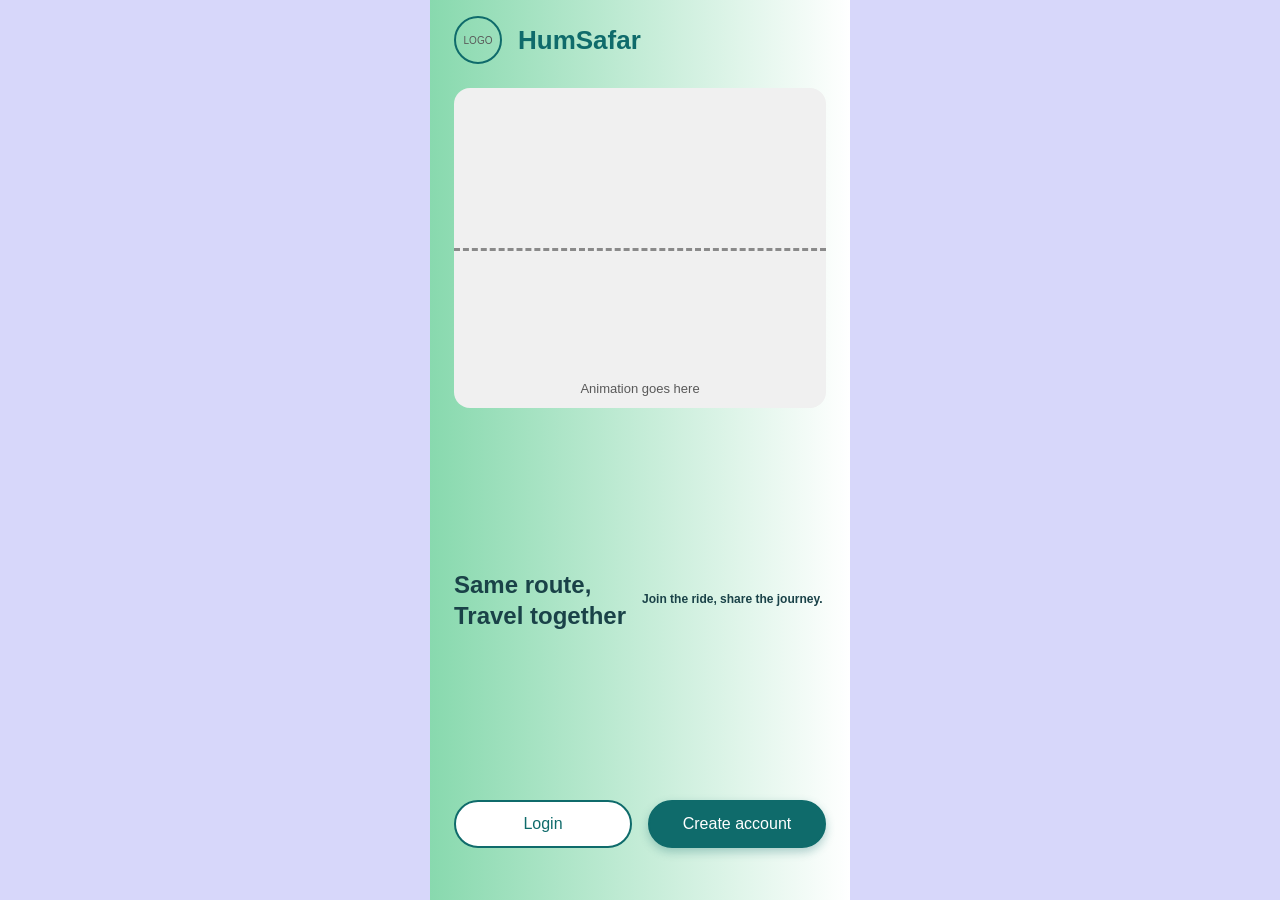
<file: index.html>
<!doctype html>
<html lang="en">
  <head>
    <meta charset="UTF-8" />
    <meta name="viewport" content="width=device-width, initial-scale=1.0" />
    <title>HumSafar</title>
    <link rel="stylesheet" href="./css/style.css" />
    <script src="./js/main.js" defer></script>
  </head>
  <body>
    <main class="screen">
      <header class="header">
        <div class="logo" aria-hidden="true">LOGO</div>
        <h1 class="brand">HumSafar</h1>
      </header>
      <section class="hero" aria-label="How HumSafar works">
        <div class="road"></div>
        <div class="car car-a" id="carA"></div>
        <div class="car car-b" id="carB"></div>
        <p class="hero-caption">Animation goes here</p>
      </section>
      <section class="tagline">
        <div>
          <p>Same route,</p>
          <p>Travel together</p>
        </div>
        <div class="additional-text">
          <p>Join the ride, share the journey.</p>
        </div>
      </section>
      <nav class="actions">
        <button class="btn btn-login" id="loginBtn">Login</button>
        <button class="btn btn-create-account" id="createBtn">
          Create account
        </button>
      </nav>
    </main>
  </body>
</html>
</file>
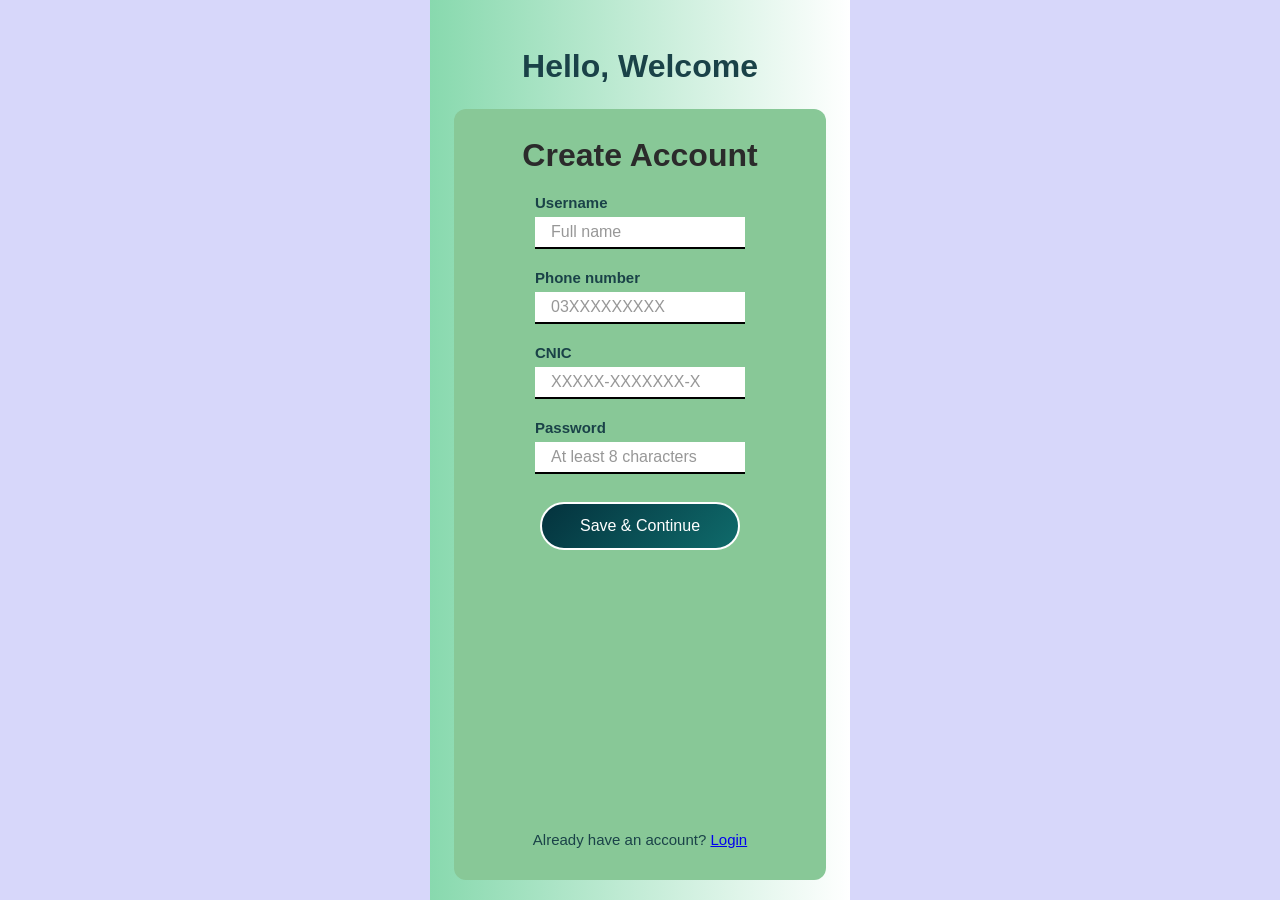
<file: pages/create-account-page.html>
<!doctype html>
<html lang="en">
  <head>
    <meta charset="UTF-8" />
    <meta name="viewport" content="width=device-width, initial-scale=1.0" />
    <title>HumSafar</title>
    <link rel="stylesheet" href="../css/style.css" />
    <link rel="stylesheet" href="../css/authentication.css" />
    <script src="../js/create-account.js" defer></script>
  </head>
  <body>
    <main class="screen">
      <header class="header">
        <h1 class="welcome-title">Hello, Welcome</h1>
      </header>
      <form id="form" action="" method="POST">
        <h1 class="login-createAccount-title">Create Account</h1>
        <div class="field">
          <label for="username">Username</label>
          <input
            type="text"
            id="username"
            placeholder="Full name"
            autocomplete="name"
            minlength="2"
            maxlength="80"
            required
          />
        </div>
        <div class="field">
          <label for="phone-number">Phone number</label>
          <input
            type="tel"
            id="phone-number"
            placeholder="03XXXXXXXXX"
            autocomplete="tel"
            inputmode="tel"
            required
          />
        </div>
        <div class="field">
          <label for="cnic">CNIC</label>
          <input
            type="text"
            id="cnic"
            placeholder="XXXXX-XXXXXXX-X"
            inputmode="numeric"
            required
          />
        </div>
        <div class="field">
          <label for="password">Password</label>
          <input
            type="password"
            id="password"
            placeholder="At least 8 characters"
            minlength="8"
            required
          />
        </div>

        <button
          type="button"
          class="btn btn-save-and-continue"
          id="save_continue"
        >
          Save & Continue
        </button>

        <p class="switch-text">
          Already have an account?
          <a href="login-page.html">Login</a>
        </p>
      </form>
    </main>
  </body>
</html>
</file>
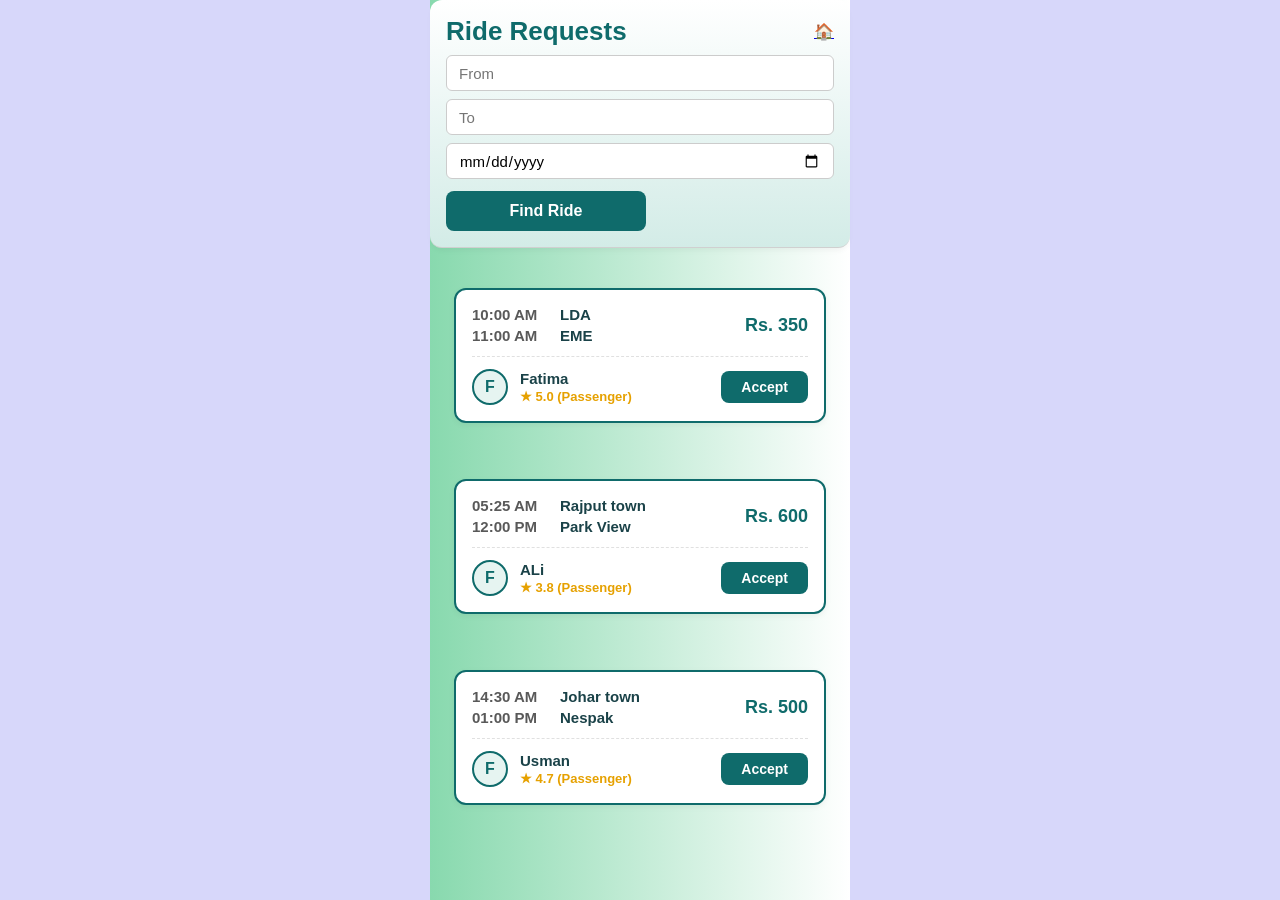
<file: pages/driver.html>
<!doctype html>
<html lang="en">
  <head>
    <meta charset="UTF-8" />
    <meta name="viewport" content="width=device-width, initial-scale=1.0" />
    <title>HumSafar - Ride Requests (Driver)</title>
    <link rel="stylesheet" href="../css/style.css" />
    <link rel="stylesheet" href="../css/home.css" />
    <link rel="stylesheet" href="../css/rides.css" />
  </head>
  <body>
    <main class="screen rides-screen">
      <div class="fixed-search-container">
        <header class="header home-header">
          <h1 class="brand">Ride Requests</h1>
          <a href="./home.html" class="back-link">🏠</a>
        </header>

        <form class="search-form">
          <div class="field"><input type="text" placeholder="From" /></div>
          <div class="field"><input type="text" placeholder="To" /></div>
          <div class="field"><input type="date" /></div>
          <button type="submit" class="btn btn-find-ride">Find Ride</button>
        </form>
      </div>

      <div class="scrollable-rides-container">
        <div class="ride-card">
          <div class="ride-schedule-row">
            <div class="time-locations">
              <div class="time-loc-item">
                <span class="time">10:00 AM</span
                ><span class="location">LDA</span>
              </div>
              <div class="time-loc-item">
                <span class="time">11:00 AM</span
                ><span class="location">EME</span>
              </div>
            </div>
            <div class="price-tag">Rs. 350</div>
          </div>
          <div class="ride-footer-row">
            <div class="user-info">
              <div class="avatar-circle">F</div>
              <div class="user-details">
                <h4>Fatima</h4>
                <span class="rating">★ 5.0 (Passenger)</span>
              </div>
            </div>
            <button
              class="btn-action-ride"
              onclick="alert('Request accepted!')"
            >
              Accept
            </button>
          </div>
        </div>
      </div>

      <div class="scrollable-rides-container">
        <div class="ride-card">
          <div class="ride-schedule-row">
            <div class="time-locations">
              <div class="time-loc-item">
                <span class="time">05:25 AM</span
                ><span class="location">Rajput town</span>
              </div>
              <div class="time-loc-item">
                <span class="time">12:00 PM</span
                ><span class="location">Park View</span>
              </div>
            </div>
            <div class="price-tag">Rs. 600</div>
          </div>
          <div class="ride-footer-row">
            <div class="user-info">
              <div class="avatar-circle">F</div>
              <div class="user-details">
                <h4>ALi</h4>
                <span class="rating">★ 3.8 (Passenger)</span>
              </div>
            </div>
            <button
              class="btn-action-ride"
              onclick="alert('Request accepted!')"
            >
              Accept
            </button>
          </div>
        </div>
      </div>

      <div class="scrollable-rides-container">
        <div class="ride-card">
          <div class="ride-schedule-row">
            <div class="time-locations">
              <div class="time-loc-item">
                <span class="time">14:30 AM</span
                ><span class="location">Johar town</span>
              </div>
              <div class="time-loc-item">
                <span class="time">01:00 PM</span
                ><span class="location">Nespak</span>
              </div>
            </div>
            <div class="price-tag">Rs. 500</div>
          </div>
          <div class="ride-footer-row">
            <div class="user-info">
              <div class="avatar-circle">F</div>
              <div class="user-details">
                <h4>Usman</h4>
                <span class="rating">★ 4.7 (Passenger)</span>
              </div>
            </div>
            <button
              class="btn-action-ride"
              onclick="alert('Request accepted!')"
            >
              Accept
            </button>
          </div>
        </div>
      </div>
    </main>
  </body>
</html>
</file>
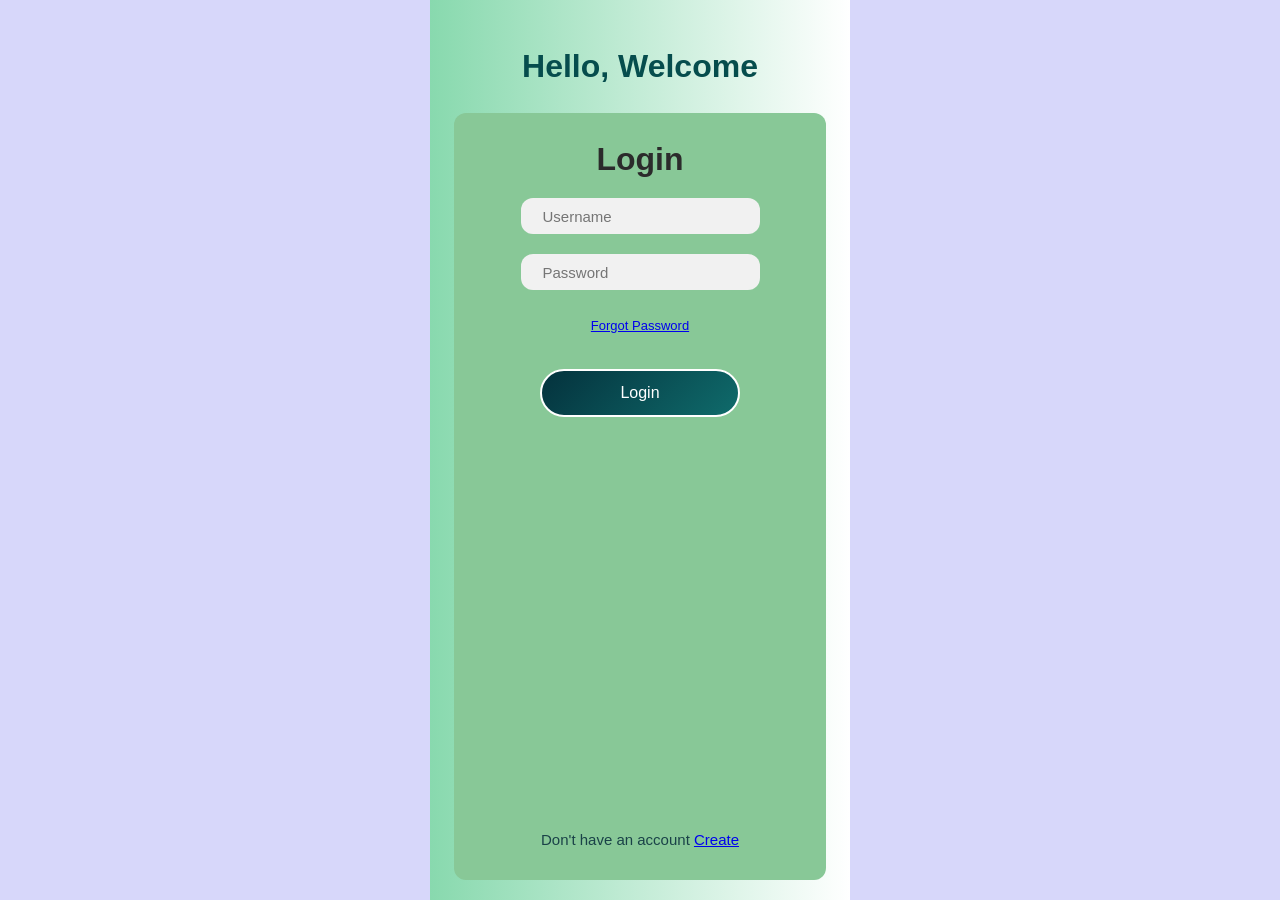
<file: pages/login-page.html>
<!doctype html>
<html lang="en">
  <head>
    <meta charset="UTF-8" />
    <meta name="viewport" content="width=device-width, initial-scale=1.0" />
    <title>HumSafar</title>
    <link rel="stylesheet" href="../css/style.css" />
    <link rel="stylesheet" href="../css/login.css" />
    <script src="../js/login.js" defer></script>
  </head>
  <body>
    <main class="screen">
      <header class="header">
        <h1 class="welcome-title">Hello, Welcome</h1>
      </header>
      <form id="form" action="" method="post">
        <h2 class="login-createAccount-title">Login</h2>
        <div class="input-box">
          <input
            type="text"
            id="login-username"
            name="username"
            placeholder="Username"
            aria-label="username"
            required
          />
        </div>
        <div class="input-box">
          <input
            type="password"
            id="login-password"
            name="password"
            placeholder="Password"
            area-label="password"
            required
          />
        </div>
        <p class="forgot-link"><a href="#">Forgot Password</a></p>
        <button type="button" class="btn btn-login" id="login-submit">
          Login
        </button>
        <p class="switch-text">
          Don't have an account
          <a href="../pages/create-account-page.html">Create </a>
        </p>
      </form>
    </main>
  </body>
</html>
</file>
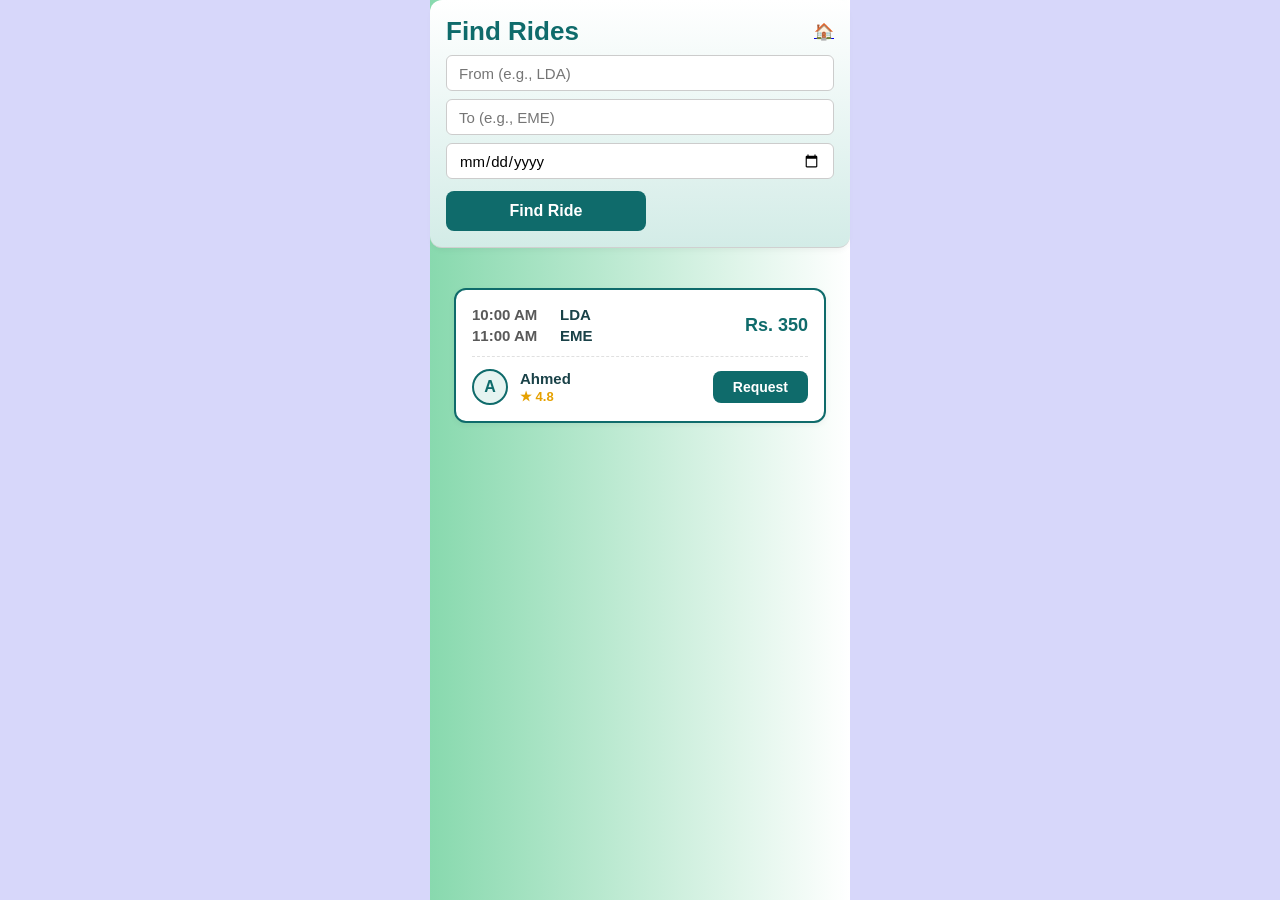
<file: pages/passenger.html>
<!doctype html>
<html lang="en">
  <head>
    <meta charset="UTF-8" />
    <meta name="viewport" content="width=device-width, initial-scale=1.0" />
    <title>HumSafar - Find Rides (Passenger)</title>
    <link rel="stylesheet" href="../css/style.css" />
    <link rel="stylesheet" href="../css/home.css" />
    <link rel="stylesheet" href="../css/rides.css" />
  </head>
  <body>
    <main class="screen rides-screen">
      <div class="fixed-search-container">
        <header class="header home-header">
          <h1 class="brand">Find Rides</h1>
          <a href="./home.html" class="back-link">🏠</a>
        </header>

        <form class="search-form">
          <div class="field">
            <input type="text" placeholder="From (e.g., LDA)" />
          </div>
          <div class="field">
            <input type="text" placeholder="To (e.g., EME)" />
          </div>
          <div class="field"><input type="date" /></div>
          <button type="submit" class="btn btn-find-ride">Find Ride</button>
        </form>
      </div>

      <div class="scrollable-rides-container">
        <div class="ride-card">
          <div class="ride-schedule-row">
            <div class="time-locations">
              <div class="time-loc-item">
                <span class="time">10:00 AM</span
                ><span class="location">LDA</span>
              </div>
              <div class="time-loc-item">
                <span class="time">11:00 AM</span
                ><span class="location">EME</span>
              </div>
            </div>
            <div class="price-tag">Rs. 350</div>
          </div>
          <div class="ride-footer-row">
            <div class="user-info">
              <div class="avatar-circle">A</div>
              <div class="user-details">
                <h4>Ahmed</h4>
                <span class="rating">★ 4.8</span>
              </div>
            </div>
            <button
              class="btn-action-ride"
              onclick="alert('Ride request sent!')"
            >
              Request
            </button>
          </div>
        </div>
      </div>
    </main>
  </body>
</html>
</file>
<file: css/style.css>
* {
  box-sizing: border-box;
  margin: 0;
  padding: 0;
}

body {
  font-family: Helvetica, Arial, sans-serif;
  color: #1a4248;
  background-color: #d7d7fa;
  display: flex;
  justify-content: center;
}

.screen {
  display: flex;
  flex-direction: column;
  background: #fff;
  width: 100%;
  min-height: 100vh;
  min-height: 100dvh;
  max-width: 26.25rem;
  padding: 1rem 1.5rem 1.25rem;
  gap: 1.5rem;
  background: linear-gradient(90deg, #88d9ae, #fff);
}

.header {
  display: flex;
  align-items: center;
  gap: 1rem;
}

.logo {
  display: flex;
  align-items: center;
  justify-content: center;
  font-size: 0.625rem;
  color: #595959;
  width: 3rem;
  height: 3rem;
  border: 2px solid #1a1a1a;
  border-radius: 50%;
  border-color: #0f6b6b;
}

.brand {
  font-size: 1.625rem;
  font-weight: 700;
  color: #0f6b6b;
}

.hero {
  position: relative;
  flex: 1;
  background: #e6f4f1;
  min-height: 17.5rem;
  border: 2px transparent #1a1a1a;
  border-radius: 1rem;
  background: #f0f0f0;
  overflow: hidden;
  border-color: #0f6b6b;
  max-height: 20rem;
}

.road {
  position: absolute;
  left: 0;
  right: 0;
  top: 50%;
  border-top: 3px dashed #8a8a8a;
}

.car {
  position: absolute;
  top: calc(50% - 0.875rem);
  width: 2.75rem;
  height: 1.75rem;
  border: 2px solid #1a1a1a;
  border-radius: 0.5rem;
  background-color: #fff;
  left: -3.75rem;
  animation: drive 6s linear infinite;
  border-color: #0f6b6b;
  box-shadow: 0 2px 4px rgba(0, 0, 0, 0.2);
}

.car-b {
  animation-delay: 1.2s;
  background: #f2a541;
}

.hero-caption {
  position: absolute;
  bottom: 0.75rem;
  width: 100%;
  text-align: center;
  font-size: 0.8125rem;
  color: #595959;
}

@keyframes drive {
  to {
    left: 100%;
  }
}

.tagline {
  font-size: 1.5rem;
  font-weight: 600;
  line-height: 1.3;
  margin: auto 0;
  gap: 1rem;
  display: flex;
  align-items: center;
}
.tagline > .additional-text {
  font-size: 0.75rem;
}

.actions {
  display: flex;
  align-items: center;
  gap: 1rem;
  margin-bottom: 2rem;
}
.btn {
  display: flex;
  align-items: center;
  justify-content: center;
  width: 12.5rem;
  height: 3rem;
  margin-top: 0.5rem;
  border: 2px solid #fff;
  border-radius: 999px;
  background: transparent;
  color: #fff;
  background: linear-gradient(135deg, #04323d, #0f6b6b);
  font-size: 1rem;
  text-decoration: none;
  cursor: pointer;
}

.btn-login {
  background: #fff;
  border-color: #0f6b6b;
  color: #0f6b6b;
}

.btn-create-account {
  background: #0f6b6b;
  border-color: #0f6b6b;
  color: #fff;
  box-shadow: 0 4px 10px rgba(15, 107, 107, 0.3);
}

.btn:focus-visible {
  outline: 3px solid #1a1a1a;
  outline-offset: 3px;
}

.btn:hover {
  opacity: 0.9;
}

#form {
  display: flex;
  flex: 1;
  flex-direction: column;
  align-items: center;
  gap: 1.25rem;
  padding: 1.75rem 1.5rem 2rem;
  background: #88c897;
  border-radius: 0.75rem;
}

.login-createAccount-title {
  text-align: center;
  font-size: 2rem;
  font-weight: 700;
  color: #2b2b2b;
}
</file>
<file: css/authentication.css>
.header {
  display: flex;
  justify-content: center;
  margin-top: 2rem;
}

.field {
  display: flex;
  flex-direction: column;
  gap: 0.375rem;
}

.field label {
  font-size: 0.9375rem;
  font-weight: 600;
}
.field input {
  width: 100%;
  height: 2rem;
  padding: 0 1rem;
  font: inherit;
  font-size: 1rem;

  border-bottom: 2px solid black;
  border-top: transparent;
  border-left: transparent;
  border-right: transparent;
}

.field input::placeholder {
  opacity: 0.75;
}

.switch-text {
  margin-top: auto;
  padding-top: 0.5rem;
  text-align: center;
  font-size: 0.9375rem;
}
</file>
<file: css/home.css>
.home-header {
  justify-content: space-between;
}
* {
  box-sizing: border-box;
  margin: 0;
  padding: 0;
}
.menu-btn {
  background: none;
  border: none;
  font-size: 1.5rem;
  cursor: pointer;
  color: #0f6b6b;
}

.mode-selector {
  display: flex;
  gap: 1rem;
}
.mode-card {
  flex: 1;
  height: 5rem;
  border: 2px solid #ccc;
  border-radius: 0.75rem;
  font-size: 1.0625rem;
  font-weight: 600;
  color: #595959;
  cursor: pointer;
  transition: all 0.2s ease;
  box-shadow: 0 4px 10px rgba(15, 107, 107, 0.3);
}

.dashboard-content {
  margin-top: 2rem;
  flex: 1;
  display: flex;
  flex-direction: column;
}

.reward-card {
  background: linear-gradient(135deg, #0f6b6b, #1a9393);
  color: #fff;
  border-radius: 1rem;
  padding: 1.5rem;
  min-height: 16rem;
  display: flex;
  flex-direction: column;
  justify-content: center;
  align-items: center;
  box-shadow: 0 4px 12px rgba(15, 107, 107, 0.2);
  text-align: center;
}

.reward-card h2 {
  font-size: 1.5rem;
  font-weight: 700;
  letter-spacing: 0.05em;
  margin-bottom: 0.5rem;
}

.reward-subtitle {
  font-size: 0.9375rem;
  opacity: 0.9;
}
.bottom-nav {
  display: flex;
  justify-content: space-around;
  align-items: center;
  background: #fff;
  border-top: 1px solid #e0e0e0;
  padding: 0.75rem 0;
  margin: 0 -1.5rem -1.25rem -1.5rem;
}

.nav-item {
  display: flex;
  flex-direction: column;
  align-items: center;
  text-decoration: none;
  color: #8a8a8a;
  font-size: 0.75rem;
  gap: 0.25rem;
  transition: color 0.2s ease;
}

.nav-item .nav-icon {
  font-size: 1.25rem;
}

.nav-item.active {
  color: #0f6b6b;
  font-weight: 600;
}

.menu-Btn-content {
  font-size: 1.5rem;
  margin-top: 2rem;
  font-weight: 700;
  display: flex;
  justify-content: center;
  align-items: end;
}
</file>
<file: css/rides.css>
.screen.rides-screen {
  display: flex;
  flex-direction: column;

  padding-bottom: 0;
}

.fixed-search-container {
  position: sticky;
  top: 0;
  z-index: 100;
  background: #ffffff;
  margin-left: -1.5rem;
  margin-right: -1.5rem;
  margin-top: -1rem;
  padding-left: 1.5rem;
  padding-right: 1.5rem;
  padding-top: 1rem;
  padding-bottom: 1rem;

  border-bottom: 1px solid #d0d0d0;
  box-shadow: 0 4px 6px -2px rgba(0, 0, 0, 0.05);
  flex-shrink: 0;
  background: linear-gradient(180deg, #ffffff, #d3ece7);
  padding-bottom: 1rem;
  border-bottom: 1px solid #d0d0d0;
  z-index: 10;
  border-radius: 0.75rem;
  padding: 1rem;
}
.search-form {
  display: flex;
  flex-direction: column;
  gap: 0.5rem;
  margin-top: 0.5rem;
}
.search-form .field input {
  width: 100%;
  height: 2.25rem;
  border-radius: 0.375rem;
  border: 1px solid #ccc;
  background: #fff;
  padding: 0 0.75rem;
  font: inherit;
  font-size: 0.9375rem;
}
.btn-find-ride {
  background: #0f6b6b;
  color: #fff;
  border: none;
  border-radius: 0.5rem;
  height: 2.5rem;
  font-weight: 600;
  cursor: pointer;
  margin-top: 0.25rem;
  font-size: 1rem;
}
.btn-find-ride:hover {
  opacity: 0.9;
}
.scrollable-rides-container {
  padding: 1rem 0;
  display: flex;
  flex-direction: column;
  gap: 1rem;
}
.ride-card {
  background: #fff;
  border: 2px solid #0f6b6b;
  border-radius: 0.75rem;
  padding: 1rem;
  box-shadow: 0 2px 6px rgba(0, 0, 0, 0.05);
  display: flex;
  flex-direction: column;
  gap: 0.75rem;
}

.ride-schedule-row {
  display: flex;
  justify-content: space-between;
  align-items: center;
  border-bottom: 1px dashed #e0e0e0;
  padding-bottom: 0.75rem;
}

.time-locations {
  display: flex;
  flex-direction: column;
  gap: 0.25rem;
  font-weight: 600;
  font-size: 0.9375rem;
}

.time-loc-item {
  display: flex;
  gap: 1rem;
}
.time {
  color: #595959;
  min-width: 4.5rem;
}

.location {
  color: #1a4248;
}

.price-tag {
  font-size: 1.125rem;
  font-weight: 700;
  color: #0f6b6b;
}

.ride-footer-row {
  display: flex;
  justify-content: space-between;
  align-items: center;
}
.user-info {
  display: flex;
  align-items: center;
  gap: 0.75rem;
}

.avatar-circle {
  width: 2.25rem;
  height: 2.25rem;
  border: 2px solid #0f6b6b;
  border-radius: 50%;
  background: #e6f4f1;
  display: flex;
  align-items: center;
  justify-content: center;
  font-weight: 700;
  color: #0f6b6b;
}

.user-details h4 {
  font-size: 0.9375rem;
  font-weight: 600;
  color: #1a4248;
}

.rating {
  font-size: 0.8125rem;
  color: #e6a100;
  font-weight: 600;
}

.btn-action-ride {
  background: #0f6b6b;
  color: #fff;
  border: none;
  padding: 0.5rem 1.25rem;
  border-radius: 0.5rem;
  font-weight: 600;
  font-size: 0.875rem;
  cursor: pointer;
}

.btn-action-ride:hover {
  opacity: 0.9;
}
</file>
<file: css/login.css>
* {
  box-sizing: border-box;
  margin: 0;
  padding: 0;
}

.header {
  display: flex;
  flex-direction: column;
  align-items: center;
  color: #064d4d;
  padding: 1rem 0.5rem 0.25rem;
}

.btn-login {
  display: flex;
  align-items: center;
  justify-content: center;
  width: 12.5rem;
  height: 3rem;
  margin-top: 0.5rem;
  border: 2px solid #fff;
  border-radius: 999px;
  background: transparent;
  color: #fff;
  background: linear-gradient(135deg, #04323d, #0f6b6b);
  font-size: 1rem;
  text-decoration: none;
  margin-top: 1rem;
}

.btn-register:hover {
  background: rgba(255, 255, 255, 0.12);
}

.btn-register:focus-visible {
  outline-color: #fff;
}

.input-box {
  position: relative;
}
.input-box input {
  width: 100%;
  height: 2.25rem;
  padding: 0 3rem 0 1.25rem;
  font: inherit;
  font-size: 0.9375rem;
  color: #1a4248;
  background: #f1f1f1;
  border: 2px solid transparent;
  border-radius: 0.75rem;
}
.input-box input:focus {
  outline: none;
  border-color: #0f6b6b;
  background: #fff;
}
.forgot-link {
  margin-top: 0.5rem;
  font-size: 0.8125rem;
  color: -webkit-link;
}

.forgot-link:hover {
  text-decoration: underline;
}

.switch-text {
  margin-top: auto;
  padding-top: 0.5rem;
  text-align: center;
  font-size: 0.9375rem;
}

.welcome-title {
  margin-top: 1rem;
}
</file>
